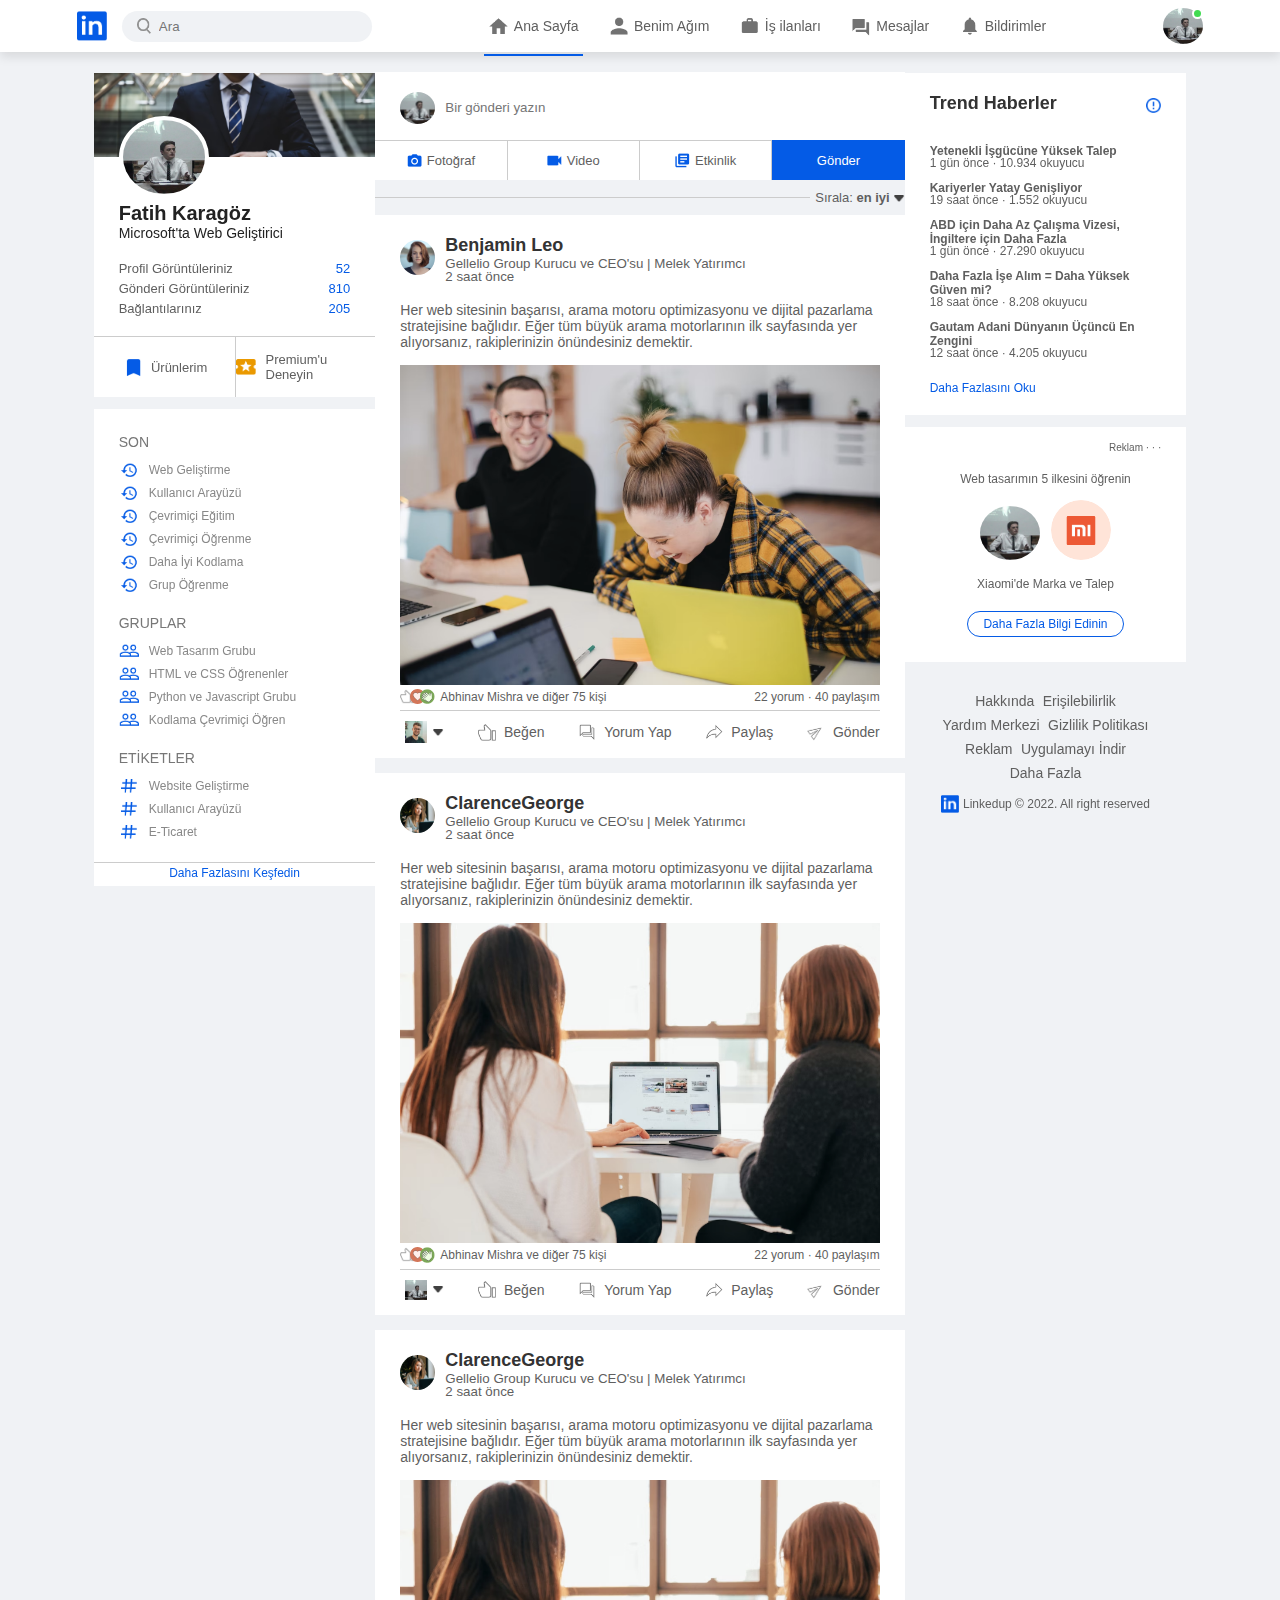
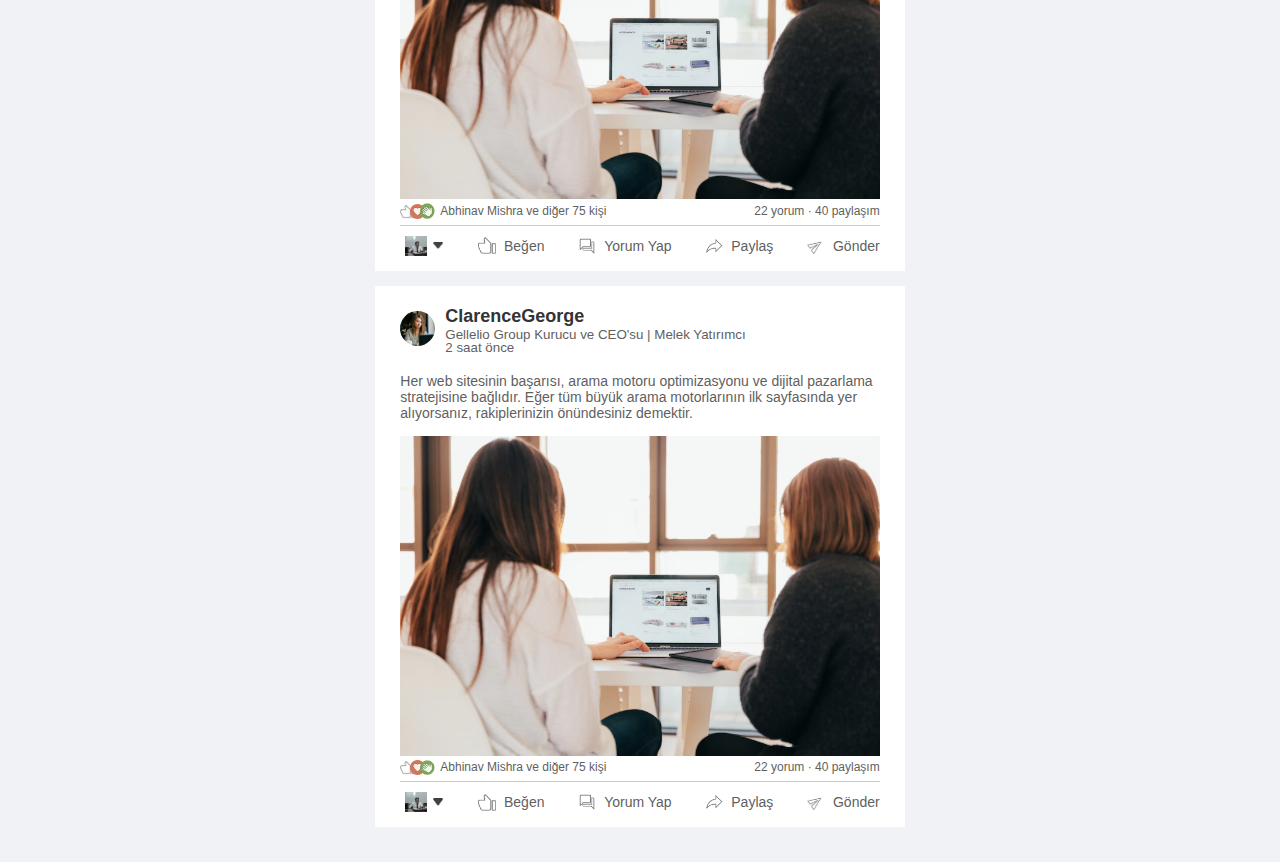
<file: index.html>
<!DOCTYPE html>
<html lang="en">

<head>
    <meta charset="UTF-8">
    <meta name="viewport" content="width=device-width, initial-scale=1.0">
    <title>Document</title>
    <link rel="stylesheet" href="style.css">
</head>

<body>
        <!-- navbar start -->
    <nav class="navbar">
        <div class="navbar-left">
            <a href="index.html" class="logo"><img src="/images/logo.png"></a>

            <div class="search-box">
                <img src="/images/search.png" />
                <input type="text" placeholder="Ara">
            </div>
        </div>
        <div class="navbar-center">
            <ul>
                <li>
                    <a href="#" class="active-link"><img src="/images/home.png"> <span>Ana Sayfa</span></a>
                </li>
                <li>
                    <a href="#"><img src="/images/network.png"> <span>Benim Ağım</span></a>
                </li>
                <li>
                    <a href="#"><img src="/images/jobs.png"> <span>İş ilanları</span></a>
                </li>
                <li>
                    <a href="#"><img src="/images/message.png"> <span>Mesajlar</span></a>
                </li>
                <li>
                    <a href="#"><img src="/images/notification.png"> <span>Bildirimler</span></a>
                </li>
            </ul>
        </div>
        <div class="navbar-right">
            <div class="online">
                <img src="/images/user-1.jpeg" class="nav-profile-img" onclick="toggleMenu()" />
            </div>
        </div>
        <div class="profile-menu-wrap" id="profileMenu">
            <div class="profile-menu">
              <div class="user-info">
                <img src="images/user-1.jpeg" />
                <div>
                  <h3>Fatih Karagöz</h3>
                  <a href="profile.html">Profilinizi Görüntüleyin</a>
                </div>
              </div>
              <hr />
              <a href="#" class="profile-menu-link">
                <img src="images/feedback.png" />
                <p>Geribildirim Ver</p>
                <span>></span>
              </a>
              <a href="#" class="profile-menu-link">
                <img src="images/setting.png" />
                <p>Ayarlar ve Gizlilik</p>
                <span>></span>
              </a>
              <a href="#" class="profile-menu-link">
                <img src="images/help.png" />
                <p>Yardım ve Destek</p>
                <span>></span>
              </a>
              <a href="#" class="profile-menu-link">
                <img src="images/display.png" />
                <p>Görünüm ve Erişilebilirlik</p>
                <span>></span>
              </a>
              <a href="#" class="profile-menu-link">
                <img src="images/logout.png" />
                <p>Çıkış Yap</p>
                <span>></span>
              </a>
            </div>
          </div>
    </nav>
        <!-- navbar end -->
        <!-- sidebar start -->
    <div class="container">
        <!-- sol-sidebar start -->
        <div class="left-sidebar">
            <div class="sidebar-profile-box">
                <img src="/images/cover-pic.png" width="100%"/>
                <div class="sidebar-profile-info">
                    <img src="/images/user-1.jpeg" />
                    <h1>Fatih Karagöz</h1>
                    <h3>Microsoft'ta Web Geliştirici</h3>
                    <ul>
                        <li>Profil Görüntüleriniz <span>52</span></li>
                        <li>Gönderi Görüntüleriniz <span>810</span></li>
                        <li>Bağlantılarınız <span>205</span></li>
                    </ul>
                </div>
                <div class="sidebar-profile-link">
                    <a href="#"><img src="/images/items.png" /> Ürünlerim</a>
                    <a href="#"><img src="/images/premium.png"> Premium'u Deneyin</a>
                </div>
            </div>
            <div class="sidebar-activity" id="sidebarActivity">
                <h3>SON</h3>
                <a href="#"><img src="/images/recent.png" >Web Geliştirme</a>
                <a href="#"><img src="/images/recent.png" >Kullanıcı Arayüzü</a>
                <a href="#"><img src="/images/recent.png" >Çevrimiçi Eğitim</a>
                <a href="#"><img src="/images/recent.png" >Çevrimiçi Öğrenme</a>
                <a href="#"><img src="/images/recent.png" >Daha İyi Kodlama</a>
                <a href="#"><img src="/images/recent.png" >Grup Öğrenme</a>
                <h3>GRUPLAR</h3>
                <a href="#"><img src="/images/group.png" >Web Tasarım Grubu</a>
                <a href="#"><img src="/images/group.png" >HTML ve CSS Öğrenenler</a>
                <a href="#"><img src="/images/group.png" >Python ve Javascript Grubu</a>
                <a href="#"><img src="/images/group.png" >Kodlama Çevrimiçi Öğren</a>
                <h3>ETİKETLER</h3>
                <a href="#"><img src="/images/hashtag.png" >Website Geliştirme</a>
                <a href="#"><img src="/images/hashtag.png" >Kullanıcı Arayüzü</a>
                <a href="#"><img src="/images/hashtag.png" >E-Ticaret</a>
                <div class="discover-more-link">
                    <a href="">Daha Fazlasını Keşfedin</a>
                </div>
            </div>
            <p id="showMoreLink" onclick="toggleActivity()">Daha Fazla Göster <b>+</b></p>
        </div>
        <!-- sol-sidebar end -->
        <!-- Ana içerik -->
        <div class="main-content">
            <div class="create-post">
                <div class="create-post-input">
                    <img src="/images/user-1.jpeg" />
                    <textarea rows="2" placeholder="Bir gönderi yazın"></textarea>
                </div>
                <div class="create-post-links">
                    <li><img src="/images/photo.png">Fotoğraf</li>
                    <li><img src="/images/video.png">Video</li>
                    <li><img src="/images/event.png">Etkinlik</li>
                    <li>Gönder</li>
                </div>
            </div>
            <div class="sort-by">
                <hr/>
                <p>Sırala: <span>en iyi<img src="/images/down-arrow.png"></span></p>
            </div>

            <div class="post">
                <div class="post-author">
                    <img src="/images/user-3.png">
                    <div>
                        <h1>Benjamin Leo</h1>
                        <small>Gellelio Group Kurucu ve CEO'su | Melek Yatırımcı</small>
                        <small>2 saat önce</small>
                    </div>
                </div>
                <p>Her web sitesinin başarısı, arama motoru optimizasyonu ve dijital
                    pazarlama stratejisine bağlıdır. Eğer tüm büyük arama motorlarının
                    ilk sayfasında yer alıyorsanız, rakiplerinizin önündesiniz demektir.
                </p>
                <img src="/images/post-image-1.png" width="100%">
                <div class="post-stats">
                    <div>
                        <img src="/images/thumbsup.png">
                        <img src="/images/love.png">
                        <img src="/images/clap.png">
                        <span class="liked-users">Abhinav Mishra ve diğer 75 kişi</span>
                    </div>
                    <div>
                        <span>22 yorum &middot; 40 paylaşım</span>
                    </div>
                </div>
                <div class="post-activity">
                    <div>
                        <img src="/images/user-1.png" class="post-activity-user-icon">
                        <img src="/images/down-arrow.png" class="post-activity-arrow-icon">
                    </div>
                    <div class="post-activity-link">
                        <img src="/images/like.png">
                        <span>Beğen</span>
                    </div>
                    <div class="post-activity-link">
                        <img src="/images/comment.png">
                        <span>Yorum Yap</span>
                    </div>
                    <div class="post-activity-link">
                        <img src="/images/share.png">
                        <span>Paylaş</span>
                    </div>
                    <div class="post-activity-link">
                        <img src="/images/send.png">
                        <span>Gönder</span>
                    </div>
                </div>
            </div>
            <div class="post">
                <div class="post-author">
                    <img src="/images/user-4.png">
                    <div>
                        <h1>ClarenceGeorge</h1>
                        <small>Gellelio Group Kurucu ve CEO'su | Melek Yatırımcı</small>
                        <small>2 saat önce</small>
                    </div>
                </div>
                <p>Her web sitesinin başarısı, arama motoru optimizasyonu ve dijital
                    pazarlama stratejisine bağlıdır. Eğer tüm büyük arama motorlarının
                    ilk sayfasında yer alıyorsanız, rakiplerinizin önündesiniz demektir.
                </p>
                <img src="/images/post-image-2.png" width="100%">
                <div class="post-stats">
                    <div>
                        <img src="/images/thumbsup.png">
                        <img src="/images/love.png">
                        <img src="/images/clap.png">
                        <span class="liked-users">Abhinav Mishra ve diğer 75 kişi</span>
                    </div>
                    <div>
                        <span>22 yorum &middot; 40 paylaşım</span>
                    </div>
                </div>
                <div class="post-activity">
                    <div>
                        <img src="/images/user-1.jpeg" class="post-activity-user-icon">
                        <img src="/images/down-arrow.png" class="post-activity-arrow-icon">
                    </div>
                    <div class="post-activity-link">
                        <img src="/images/like.png">
                        <span>Beğen</span>
                    </div>
                    <div class="post-activity-link">
                        <img src="/images/comment.png">
                        <span>Yorum Yap</span>
                    </div>
                    <div class="post-activity-link">
                        <img src="/images/share.png">
                        <span>Paylaş</span>
                    </div>
                    <div class="post-activity-link">
                        <img src="/images/send.png">
                        <span>Gönder</span>
                    </div>
                </div>
            </div>
            <div class="post">
                <div class="post-author">
                    <img src="/images/user-4.png">
                    <div>
                        <h1>ClarenceGeorge</h1>
                        <small>Gellelio Group Kurucu ve CEO'su | Melek Yatırımcı</small>
                        <small>2 saat önce</small>
                    </div>
                </div>
                <p>Her web sitesinin başarısı, arama motoru optimizasyonu ve dijital
                    pazarlama stratejisine bağlıdır. Eğer tüm büyük arama motorlarının
                    ilk sayfasında yer alıyorsanız, rakiplerinizin önündesiniz demektir.
                </p>
                <img src="/images/post-image-2.png" width="100%">
                <div class="post-stats">
                    <div>
                        <img src="/images/thumbsup.png">
                        <img src="/images/love.png">
                        <img src="/images/clap.png">
                        <span class="liked-users">Abhinav Mishra ve diğer 75 kişi</span>
                    </div>
                    <div>
                        <span>22 yorum &middot; 40 paylaşım</span>
                    </div>
                </div>
                <div class="post-activity">
                    <div>
                        <img src="/images/user-1.jpeg" class="post-activity-user-icon">
                        <img src="/images/down-arrow.png" class="post-activity-arrow-icon">
                    </div>
                    <div class="post-activity-link">
                        <img src="/images/like.png">
                        <span>Beğen</span>
                    </div>
                    <div class="post-activity-link">
                        <img src="/images/comment.png">
                        <span>Yorum Yap</span>
                    </div>
                    <div class="post-activity-link">
                        <img src="/images/share.png">
                        <span>Paylaş</span>
                    </div>
                    <div class="post-activity-link">
                        <img src="/images/send.png">
                        <span>Gönder</span>
                    </div>
                </div>
            </div>
            <div class="post">
                <div class="post-author">
                    <img src="/images/user-4.png">
                    <div>
                        <h1>ClarenceGeorge</h1>
                        <small>Gellelio Group Kurucu ve CEO'su | Melek Yatırımcı</small>
                        <small>2 saat önce</small>
                    </div>
                </div>
                <p>Her web sitesinin başarısı, arama motoru optimizasyonu ve dijital
                    pazarlama stratejisine bağlıdır. Eğer tüm büyük arama motorlarının
                    ilk sayfasında yer alıyorsanız, rakiplerinizin önündesiniz demektir.
                </p>
                <img src="/images/post-image-2.png" width="100%">
                <div class="post-stats">
                    <div>
                        <img src="/images/thumbsup.png">
                        <img src="/images/love.png">
                        <img src="/images/clap.png">
                        <span class="liked-users">Abhinav Mishra ve diğer 75 kişi</span>
                    </div>
                    <div>
                        <span>22 yorum &middot; 40 paylaşım</span>
                    </div>
                </div>
                <div class="post-activity">
                    <div>
                        <img src="/images/user-1.jpeg" class="post-activity-user-icon">
                        <img src="/images/down-arrow.png" class="post-activity-arrow-icon">
                    </div>
                    <div class="post-activity-link">
                        <img src="/images/like.png">
                        <span>Beğen</span>
                    </div>
                    <div class="post-activity-link">
                        <img src="/images/comment.png">
                        <span>Yorum Yap</span>
                    </div>
                    <div class="post-activity-link">
                        <img src="/images/share.png">
                        <span>Paylaş</span>
                    </div>
                    <div class="post-activity-link">
                        <img src="/images/send.png">
                        <span>Gönder</span>
                    </div>
                </div>
            </div>
        </div>
        <!-- Ana içerik end -->
        <!-- sağ-sidebar start -->
        <div class="right-sidebar">
            <div class="sidebar-news">
              <img src="images/more.png" class="info-icon" />
              <h3>Trend Haberler</h3>
              <a href="#">Yetenekli İşgücüne Yüksek Talep</a>
              <span>1 gün önce &middot; 10.934 okuyucu</span>
    
              <a href="#">Kariyerler Yatay Genişliyor</a>
              <span>19 saat önce &middot; 1.552 okuyucu</span>
    
              <a href="#"
                >ABD için Daha Az Çalışma Vizesi, İngiltere için Daha Fazla</a
              >
              <span>1 gün önce &middot; 27.290 okuyucu</span>
    
              <a href="#">Daha Fazla İşe Alım = Daha Yüksek Güven mi?</a>
              <span>18 saat önce &middot; 8.208 okuyucu</span>
    
              <a href="#">Gautam Adani Dünyanın Üçüncü En Zengini</a>
              <span>12 saat önce &middot; 4.205 okuyucu</span>
    
              <a href="" class="read-more-link">Daha Fazlasını Oku</a>
            </div>
    
            <div class="sidebar-ad">
              <small>Reklam &middot; &middot; &middot;</small>
              <p>Web tasarımın 5 ilkesini öğrenin</p>
              <div>
                <img src="images/user-1.jpeg" alt="Kullanıcı 1 Resmi" />
                <img src="images/mi-logo.png" alt="Mi Logo" />
              </div>
              <b>Xiaomi'de Marka ve Talep</b>
              <a href="#" class="ad-link">Daha Fazla Bilgi Edinin</a>
            </div>
    
            <div class="sidebar-useful-links">
              <a href="#">Hakkında</a>
              <a href="#">Erişilebilirlik</a>
              <a href="#">Yardım Merkezi</a>
              <a href="#">Gizlilik Politikası</a>
              <a href="#">Reklam</a>
              <a href="#">Uygulamayı İndir</a>
              <a href="#">Daha Fazla</a>
    
              <div class="copyright-msg">
                <img src="images/logo.png" />
                <p>Linkedup &#169; 2022. All right reserved</p>
              </div>
            </div>
          </div>
          <!-- sağ-sidebar end -->
    </div>
        <!-- sidebar end -->



    <script src="main.js"></script>
</body>

</html>
</file>
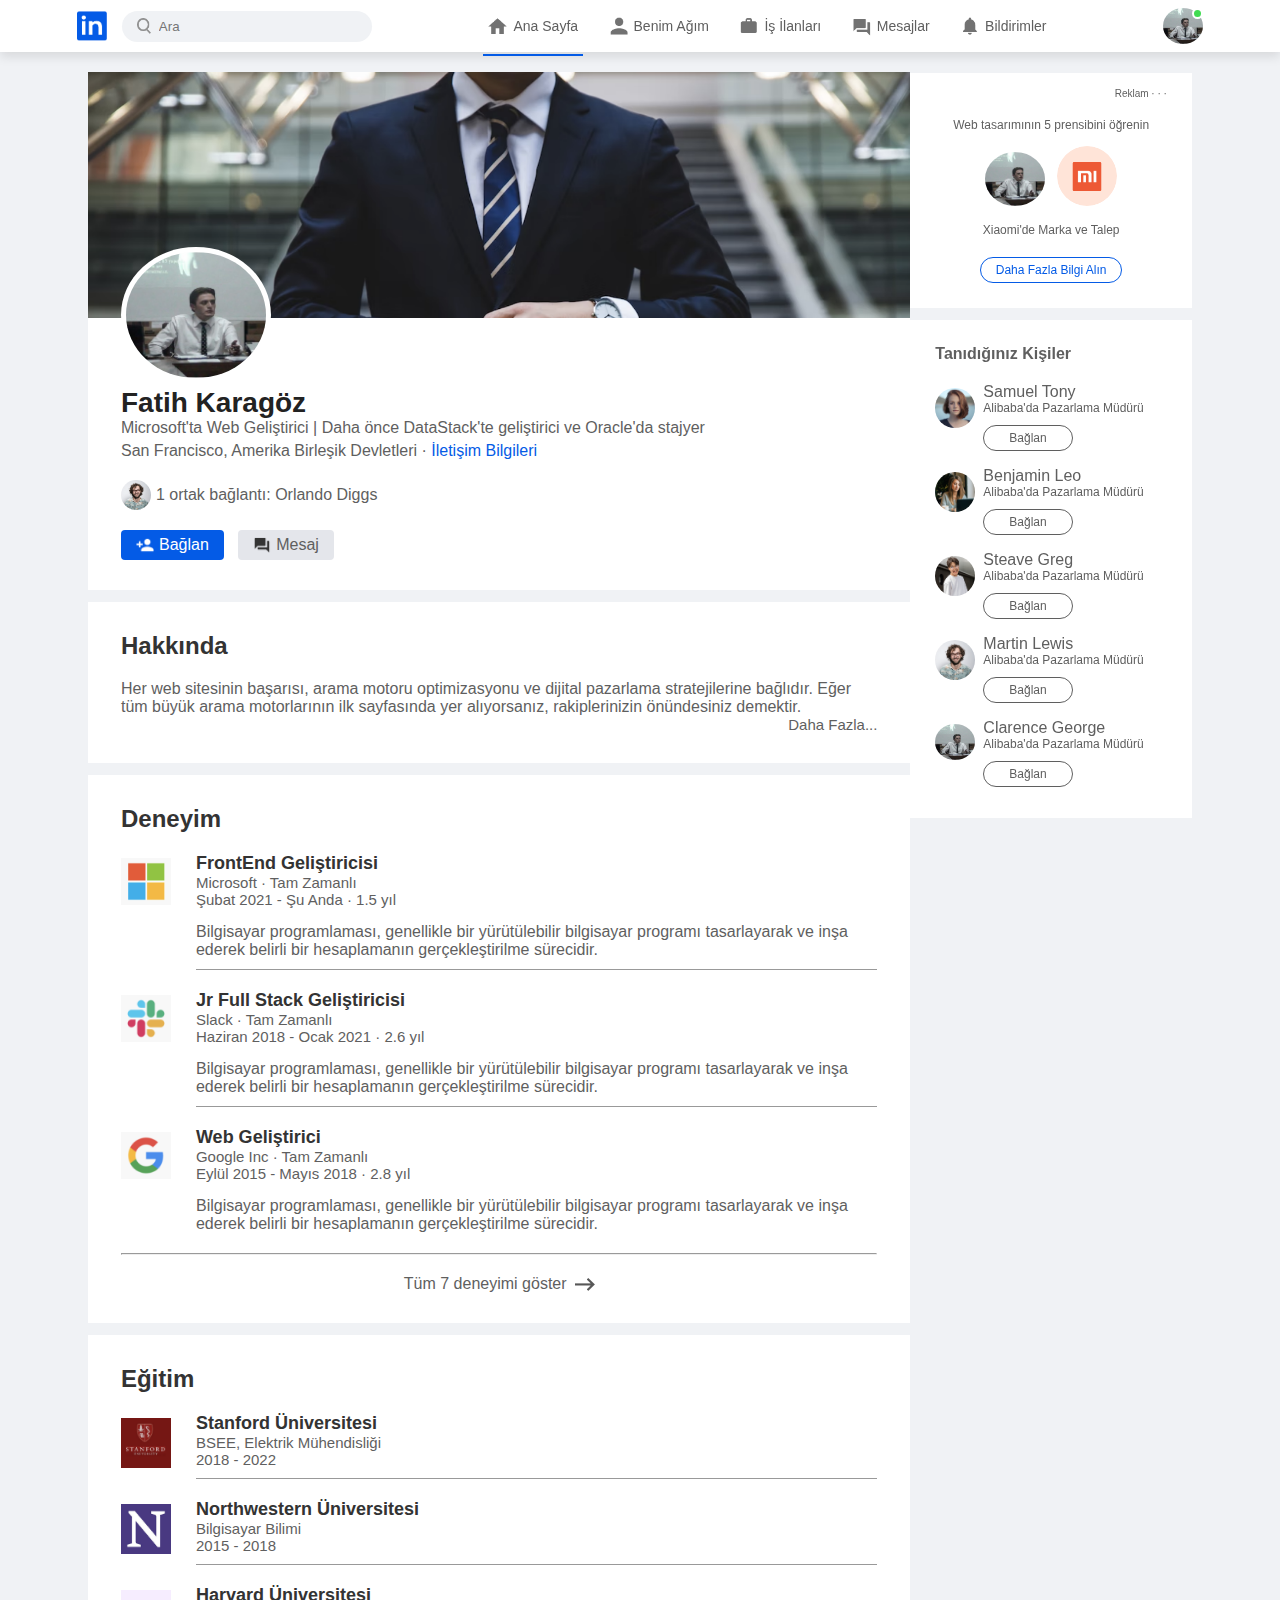
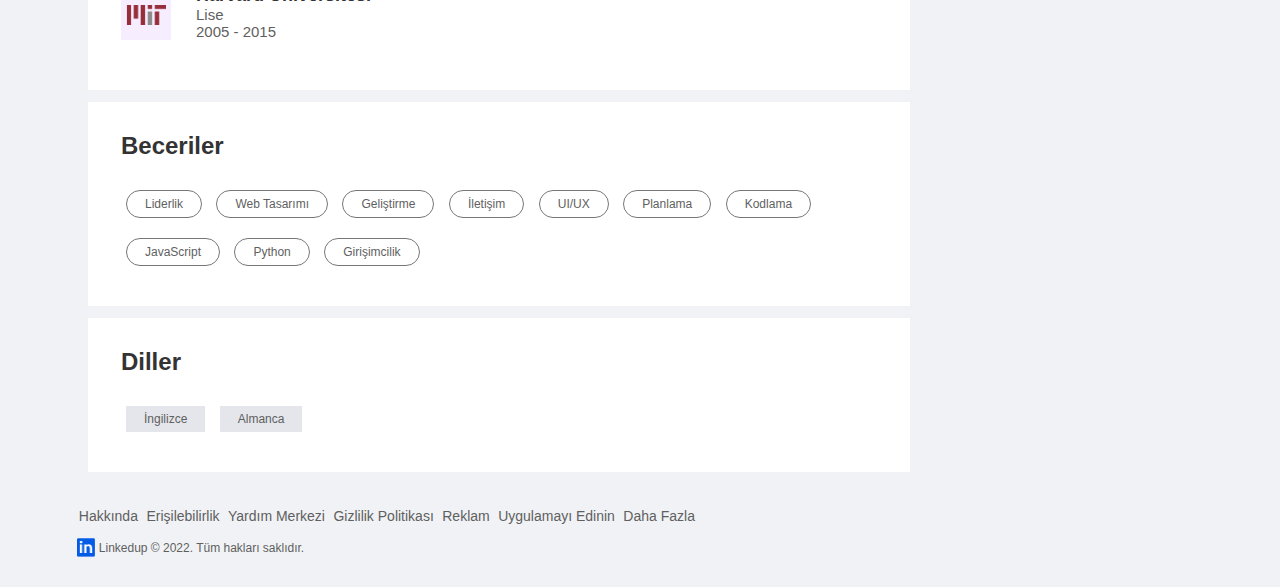
<file: profile.html>
<!DOCTYPE html>
<html lang="en">
  <head>
    <meta charset="UTF-8" />
    <meta http-equiv="X-UA-Compatible" content="IE=edge" />
    <meta name="viewport" content="width=device-width, initial-scale=1.0" />
    <title>Linkedin Clone Project</title>
    <link rel="stylesheet" href="style.css" />
  </head>
  <body>
    <!-- Navbar -->
    <nav class="navbar">
      <div class="navbar-left">
        <a href="index.html" class="logo"><img src="images/logo.png" /></a>

        <div class="search-box">
          <img src="images/search.png" />
          <input type="text" placeholder="Ara" />
        </div>
      </div>
      <div class="navbar-center">
        <ul>
          <li>
            <a href="#" class="active-link"
              ><img src="images/home.png" /> <span>Ana Sayfa</span></a
            >
          </li>
          <li>
            <a href="#"
              ><img src="images/network.png" /> <span>Benim Ağım</span></a
            >
          </li>
          <li>
            <a href="#"
              ><img src="images/jobs.png" /> <span>İş İlanları</span></a
            >
          </li>
          <li>
            <a href="#"
              ><img src="images/message.png" /> <span>Mesajlar</span></a
            >
          </li>
          <li>
            <a href="#"
              ><img src="images/notification.png" /> <span>Bildirimler</span></a
            >
          </li>
        </ul>
      </div>
      <div class="navbar-right">
        <div class="online">
          <img
            src="images/user-1.jpeg"
            class="nav-profile-img"
            onclick="toggleMenu()"
          />
        </div>
      </div>
      <!-- --------------- profile-drop-down-menu---------- -->
      <div class="profile-menu-wrap" id="profileMenu">
        <div class="profile-menu">
          <div class="user-info">
            <img src="images/user-1.jpeg" />
            <div>
              <h3>Fatih Karagöz</h3>
              <a href="profile.html">Profilinizi Görüntüleyin</a>
            </div>
          </div>
          <hr />
          <a href="#" class="profile-menu-link">
            <img src="images/feedback.png" />
            <p>Geri Bildirim Verin</p>
            <span>></span>
          </a>
          <a href="#" class="profile-menu-link">
            <img src="images/setting.png" />
            <p>Ayarlar ve Gizlilik</p>
            <span>></span>
          </a>
          <a href="#" class="profile-menu-link">
            <img src="images/help.png" />
            <p>Yardım ve Destek</p>
            <span>></span>
          </a>
          <a href="#" class="profile-menu-link">
            <img src="images/display.png" />
            <p>Ekran ve Erişilebilirlik</p>
            <span>></span>
          </a>
          <a href="#" class="profile-menu-link">
            <img src="images/logout.png" />
            <p>Çıkış Yap</p>
            <span>></span>
          </a>
        </div>
      </div>
    </nav>

    <!-- Profile -->
    <div class="container">
      <div class="profile-main">
        <div class="profile-container">
          <img src="images/cover-pic.png" width="100%" />
          <div class="profile-container-inner">
            <img src="images/user-1.jpeg" class="profile-pic" />
            <h1>Fatih Karagöz</h1>
            <b
              >Microsoft'ta Web Geliştirici | Daha önce DataStack'te geliştirici
              ve Oracle'da stajyer</b
            >
            <p>
              San Francisco, Amerika Birleşik Devletleri &middot;
              <a href="#">İletişim Bilgileri</a>
            </p>
            <div class="mutual-connection">
              <img src="images/user-2.png" />
              <span>1 ortak bağlantı: Orlando Diggs</span>
            </div>
            <div class="profile-btn">
              <a href="" class="primary-btn"
                ><img src="images/connect.png" />Bağlan</a
              >
              <a href=""><img src="images/chat.png" />Mesaj</a>
            </div>
          </div>
        </div>

        <div class="profile-description">
          <h2>Hakkında</h2>
          <p>
            Her web sitesinin başarısı, arama motoru optimizasyonu ve dijital
            pazarlama stratejilerine bağlıdır. Eğer tüm büyük arama motorlarının
            ilk sayfasında yer alıyorsanız, rakiplerinizin önündesiniz demektir.
          </p>
          <a href="" class="see-more-link">Daha Fazla...</a>
        </div>

        <div class="profile-description">
          <h2>Deneyim</h2>
          <div class="profile-desc-row">
            <img src="images/microsoft.png" />
            <div>
              <h3>FrontEnd Geliştiricisi</h3>
              <b>Microsoft &middot; Tam Zamanlı</b>
              <b>Şubat 2021 - Şu Anda &middot; 1.5 yıl</b>
              <p>
                Bilgisayar programlaması, genellikle bir yürütülebilir
                bilgisayar programı tasarlayarak ve inşa ederek belirli bir
                hesaplamanın gerçekleştirilme sürecidir.
              </p>
              <hr />
            </div>
          </div>
          <div class="profile-desc-row">
            <img src="images/slack.png" />
            <div>
              <h3>Jr Full Stack Geliştiricisi</h3>
              <b>Slack &middot; Tam Zamanlı</b>
              <b>Haziran 2018 - Ocak 2021 &middot; 2.6 yıl</b>
              <p>
                Bilgisayar programlaması, genellikle bir yürütülebilir
                bilgisayar programı tasarlayarak ve inşa ederek belirli bir
                hesaplamanın gerçekleştirilme sürecidir.
              </p>
              <hr />
            </div>
          </div>
          <div class="profile-desc-row">
            <img src="images/google.png" />
            <div>
              <h3>Web Geliştirici</h3>
              <b>Google Inc &middot; Tam Zamanlı</b>
              <b>Eylül 2015 - Mayıs 2018 &middot; 2.8 yıl</b>
              <p>
                Bilgisayar programlaması, genellikle bir yürütülebilir
                bilgisayar programı tasarlayarak ve inşa ederek belirli bir
                hesaplamanın gerçekleştirilme sürecidir.
              </p>
            </div>
          </div>
          <hr />
          <a href="#" class="experience-link"
            >Tüm 7 deneyimi göster <img src="images/right-arrow.png" alt=""
          /></a>
        </div>

        <div class="profile-description">
          <h2>Eğitim</h2>
          <div class="profile-desc-row">
            <img src="images/stanford.png" />
            <div>
              <h3>Stanford Üniversitesi</h3>
              <b>BSEE, Elektrik Mühendisliği</b>
              <b>2018 - 2022</b>
              <hr />
            </div>
          </div>
          <div class="profile-desc-row">
            <img src="images/north.png" />
            <div>
              <h3>Northwestern Üniversitesi</h3>
              <b>Bilgisayar Bilimi</b>
              <b>2015 - 2018</b>
              <hr />
            </div>
          </div>
          <div class="profile-desc-row">
            <img src="images/mit.png" />
            <div>
              <h3>Harvard Üniversitesi</h3>
              <b>Lise</b>
              <b>2005 - 2015</b>
            </div>
          </div>
        </div>
        <div class="profile-description">
          <h2>Beceriler</h2>
          <a href="#" class="skills-btn">Liderlik</a>
          <a href="#" class="skills-btn">Web Tasarımı</a>
          <a href="#" class="skills-btn">Geliştirme</a>
          <a href="#" class="skills-btn">İletişim</a>
          <a href="#" class="skills-btn">UI/UX</a>
          <a href="#" class="skills-btn">Planlama</a>
          <a href="#" class="skills-btn">Kodlama</a>
          <a href="#" class="skills-btn">JavaScript</a>
          <a href="#" class="skills-btn">Python</a>
          <a href="#" class="skills-btn">Girişimcilik</a>
        </div>
        <div class="profile-description">
          <h2>Diller</h2>
          <a href="#" class="language-btn">İngilizce</a>
          <a href="#" class="language-btn">Almanca</a>
        </div>
      </div>
      <!-- ------profil-sidebar------ -->
      <div class="profile-sidebar">
        <div class="sidebar-ad">
          <small>Reklam &middot; &middot; &middot;</small>
          <p>Web tasarımının 5 prensibini öğrenin</p>
          <div>
            <img src="images/user-1.jpeg" />
            <img src="images/mi-logo.png" />
          </div>
          <b>Xiaomi'de Marka ve Talep</b>
          <a href="#" class="ad-link">Daha Fazla Bilgi Alın</a>
        </div>
        <div class="sidebar-people">
          <h3>Tanıdığınız Kişiler</h3>
          <div class="sidebar-people-row">
            <img src="images/user-3.png" />
            <div>
              <h2>Samuel Tony</h2>
              <p>Alibaba'da Pazarlama Müdürü</p>
              <a href="#">Bağlan</a>
            </div>
          </div>
          <div class="sidebar-people-row">
            <img src="images/user-4.png" />
            <div>
              <h2>Benjamin Leo</h2>
              <p>Alibaba'da Pazarlama Müdürü</p>
              <a href="#">Bağlan</a>
            </div>
          </div>
          <div class="sidebar-people-row">
            <img src="images/user-5.png" />
            <div>
              <h2>Steave Greg</h2>
              <p>Alibaba'da Pazarlama Müdürü</p>
              <a href="#">Bağlan</a>
            </div>
          </div>
          <div class="sidebar-people-row">
            <img src="images/user-2.png" />
            <div>
              <h2>Martin Lewis</h2>
              <p>Alibaba'da Pazarlama Müdürü</p>
              <a href="#">Bağlan</a>
            </div>
          </div>
          <div class="sidebar-people-row">
            <img src="images/user-1.jpeg" />
            <div>
              <h2>Clarence George</h2>
              <p>Alibaba'da Pazarlama Müdürü</p>
              <a href="#">Bağlan</a>
            </div>
          </div>
        </div>
      </div>
    </div>
    <!-- profile-footer -->
    <div class="profile-footer">
      <div class="sidebar-useful-links">
        <a href="#">Hakkında</a>
        <a href="#">Erişilebilirlik</a>
        <a href="#">Yardım Merkezi</a>
        <a href="#">Gizlilik Politikası</a>
        <a href="#">Reklam</a>
        <a href="#">Uygulamayı Edinin</a>
        <a href="#">Daha Fazla</a>
        <div class="copyright-msg">
          <img src="images/logo.png" />
          <p>Linkedup &#169; 2022. Tüm hakları saklıdır.</p>
        </div>
      </div>
    </div>

    <script>
      let profileMenu = document.getElementById("profileMenu");

      function toggleMenu() {
        profileMenu.classList.toggle("open-menu");
      }
    </script>
  </body>
</html>
</file>
<file: style.css>
*{
    margin: 0;
    padding: 0;
    font-family:"poppins", sans-serif;
    box-sizing: border-box;
}
body{
    background: #f0f2f5;
    color: #5f5f5f;
}
a{
    text-decoration: none;
    color: #5f5f5f;
}
.navbar{
    display: flex;
    align-items: center;
    justify-content: space-between;
    background: #fff;
    padding: 6px 6%;
    position: sticky;
    top: 0;
    z-index: 100;
    box-shadow: 0 5px 10px rgba(0, 0, 0, 0.1);
}
.logo img{
    width: 30px;
    margin-right: 15px;
    display: block;
}
.navbar-center ul li{
    display: inline-block;
    list-style: none;
}
.navbar-center ul li a{
    display: flex;
    align-items: center;
    font-size: 14px;
    margin: 5px 8px;
    padding-right: 5px;
    position: relative;
}
.navbar-center ul li a img{
    width: 30px;
}
.navbar-center ul li a:after{
    content: "";
    width: 0;
    height: 2px;
    background: #045be6;
    position: absolute;
    bottom: -15px;
    transition: width 0.3s;
}
.navbar-center ul li a:hover::after,
.navbar-center ul li a.active-link::after{
    width: 100%;
}
.nav-profile-img{
    width: 40px;
    border-radius: 50%;
    display: block;
    cursor: pointer;
    position: relative;
}
.online{
    position: relative;
}
.online::after{
    content: "";
    width: 7px;
    height: 7px;
    border: 2px solid #fff;
    border-radius: 50%;
    right: 0;
    top: 0;
    background: #41db51;
    position: absolute;
}
.search-box{
    background: #f0f2f5;
    width: 250px;
    border-radius: 20px;
    display: flex;
    align-items: center;
    padding: 0 15px; 
}
.navbar-left{
    display: flex;
    align-items: center;
}
.search-box img{
    width: 14px;
}
.search-box input{
    width: 100%;
    background: transparent;
    padding: 8px;
    outline: none;
    border: 0;
}

.container{
    padding: 20px 6%;
    display: flex;
    flex-wrap: wrap;
    justify-content: center;
}
.left-sidebar{
    flex-basis: 25%;
    align-self: flex-start;
    position: sticky;
    top: 73px;
}
.sidebar-profile-box{
    background: #fff;
}
.sidebar-profile-info{
    padding: 0 25px;
}
.sidebar-profile-info img{
    width: 90px;
    border-radius: 50%;
    background: #fff;
    padding: 4px;
    margin-top: -45px;
}
.sidebar-profile-info h1{
    font-size: 20px;
    font-weight: 600;
    color: #222;
}
.sidebar-profile-info h3{
    font-size: 14px;
    font-weight: 500;
    color: #222;
}
.sidebar-profile-info ul{
    list-style: none;
    margin: 20px 0;
}
.sidebar-profile-info ul li{
    width: 100%;
    margin: 5px 0;
    font-size: 13px;
}
.sidebar-profile-info ul li span{
    float: right;
    color: #045be6;
}
.sidebar-profile-link{
    display: flex;
    align-items: center;
    border-top: 1px solid #ccc;
}
.sidebar-profile-link a{
    flex-basis: 50%;
    display: flex;
    align-items: center;
    justify-content: center;
    padding: 15px 0;
    font-size: 13px;
    border-left: 1px solid #ccc;
}
.sidebar-profile-link a:first-child{
    border-left: 0;
}
.sidebar-profile-link a img{
    width: 20px;
    margin-right: 10px;
}
.sidebar-activity{
    background: #fff;
    padding: 5px 25px;
    margin: 12px 0;
}
.sidebar-activity h3{
    color: #777;
    font-size: 14px;
    font-weight: 500;
    margin: 20px 0 10px;
}
.sidebar-activity a{
    display: flex;
    align-items: center;
    font-size: 12px;
    font-weight: 500;
    color: #888;
    margin: 3px 0;
}
.sidebar-activity img{
    width: 20px;
    margin-right: 10px;
}
.discover-more-link{
    border-top: 1px solid #ccc;
    text-align: center;
    margin-top: 20px;
    margin-left: -25px;
    margin-right: -25px;
}
.discover-more-link a{
    color: #045be6;
    display: inline;
    margin: 10px 0;
}
/* right-sidebar */
.main-content{
    flex-basis: 47%;
}
.create-post{
    background: #fff;
}
.create-post-input{
    padding: 20px 25px 10px;
    display: flex;
    align-items: flex-start;
}
.create-post-input img{
    width: 35px;
    border-radius: 50%;
    margin-right: 10px;
}
.create-post-input textarea{
    width: 100%;
    border: 0;
    outline: 0;
    resize: none;
    background: transparent;
    margin-top: 8px;
}
::placeholder{
    font-weight: 500;
}
.create-post-links{
    display: flex;
    align-items: flex-start;
}
.create-post-links li{
    list-style: none;
    border-top: 1px solid #ccc;
    border-right: 1px solid #ccc;
    flex-basis: 25%;
    height: 40px;
    font-size: 13px;
    display: flex;
    align-items: center;
    justify-content: center;
    cursor: pointer;
}
.create-post-links li img{
    width: 15px;
    margin-right: 5px;
}
.create-post-links li:last-child{
    background: #045be6;
    color: #fff;
    border-top: 0;
    border-right: 0;
}
.sort-by{
    display: flex;
    align-items: center;
    margin: 10px 0;
}
.sort-by hr{
    flex: 1;
    border: 0;
    height: 1px;
    background: #ccc;
}
.sort-by p{
    font-size: 13px;
    padding-left: 5px;
}
.sort-by p span{
    font-weight: 600;
    cursor: pointer;
}
.sort-by p span img{
    width: 12px;
    margin-left: 3px;
}
.post{
    background: #fff;
    padding: 20px 25px 5px;
    margin: 5px 0 15px;
}
.post-author{
    display: flex;
    align-items: flex-start;
    margin-bottom: 20px;
}
.post-author img{
    width: 35px;
    border-radius: 50%;
    margin-right: 10px;
    margin-top: 5px;
}
.post-author h1{
    font-size: 18px;
    font-weight: 600;
    color: #333;
}
.post-author small{
    display: block;
    margin-bottom: -2px;
}
.post p{
    font-size: 14px;
    margin-bottom: 15px;
}
.post-stats{
    display: flex;
    flex-wrap: wrap;
    align-items: center;
    justify-content: space-between;
    font-size: 12px;
    border-bottom: 1px solid #ccc;
    padding-bottom: 6px;
}
.post-stats div{
    display: flex;
    align-items: center;
}
.post-stats img{
    width: 15px;
    margin-right: -5px;
}
.liked-users{
    margin-left: 10px;
}
.post-activity{
    display: flex;
    align-items: center;
    justify-content: space-between;
    padding: 10px 0;
    font-size: 14px;
    font-weight: 500;
}
.post-activity div{
    display: flex;
    align-items: center;
}
.post-activity-user-icon{
    width: 22px;
    margin-left: 5px;
}
.post-activity-arrow-icon{
    width: 12px;
    margin-left: 5px;
}
.post-activity-link img{
    width: 18px;
    margin-right: 8px;
}
.right-sidebar {
    flex-basis: 25%;
    align-self: flex-start;
    position: sticky;
    top: 73px;
  }
  .sidebar-news {
    background: #fff;
    padding: 10px 25px;
  }
  .info-icon {
    width: 15px;
    float: right;
    margin-top: 15px;
  }
  
  .sidebar-news h3 {
    font-size: 18px;
    font-weight: 600;
    color: #333;
    margin: 10px 0 30px;
  }
  .sidebar-news a {
    display: block;
    font-size: 12px;
    font-weight: 600;
    margin-top: 10px;
    margin-bottom: -5px;
  }
  .sidebar-news span {
    font-size: 12px;
  }
  
  .sidebar-news .read-more-link {
    color: #045be6;
    font-weight: 500;
    margin: 20px 0 10px;
  }
  .sidebar-ad {
    background: #fff;
    padding: 15px 25px;
    text-align: center;
    margin: 12px 0;
    font-size: 12px;
  }
  .sidebar-ad img {
    width: 60px;
    border-radius: 50%;
    margin: 4px;
  }
  .sidebar-ad small {
    float: right;
    font-weight: 500;
  }
  .sidebar-ad p {
    margin-top: 30px;
    margin-bottom: 10px;
  }
  .sidebar-ad b {
    display: block;
    font-weight: 500;
    margin-top: 10px;
  }
  .ad-link {
    display: inline-block;
    border: 1px solid #045be6;
    border-radius: 30px;
    padding: 5px 15px;
    color: #045be6;
    font-weight: 500;
    margin: 20px auto 10px;
  }
  .sidebar-useful-links {
    padding: 15px 25px;
    text-align: center;
  }
  
  .sidebar-useful-links a {
    display: inline-block;
    font-size: 14px;
    margin: 4px 2px;
  }
  .copyright-msg {
    display: flex;
    align-items: center;
    justify-content: center;
    font-size: 12px;
    margin-top: 10px;
    font-weight: 500;
  }
  .copyright-msg img {
    width: 18px;
    margin-right: 4px;
  }
  .profile-menu-wrap {
    position: absolute;
    top: 100%;
    right: 5%;
    width: 320px;
    max-height: 0;
    overflow: hidden;
    transition: max-height 0.5s;
  }
  
  .profile-menu-wrap.open-menu {
    max-height: 400px;
  }
  
  .profile-menu {
    background: #222;
    color: #fff;
    padding: 20px;
    margin: 10px;
  }
  .user-info {
    display: flex;
    align-items: center;
  }
  .user-info img {
    width: 50px;
    border-radius: 50%;
    margin-right: 15px;
  }
  .user-info h3 {
    font-weight: 500;
    margin-bottom: -7px;
  }
  .user-info a {
    color: #c9dbf8;
    font-size: 13px;
  }
  .profile-menu hr {
    border: 0;
    height: 1px;
    width: 100%;
    background: #fff;
    margin: 15px 0 10px;
  }
  .profile-menu-link {
    display: flex;
    align-items: center;
    color: #fff;
    margin: 12px 0;
    font-size: 14px;
  }
  .profile-menu-link p {
    width: 100%;
  }
  .profile-menu-link img {
    width: 35px;
    border-radius: 50%;
    margin-right: 15px;
  }
  /* profile-page */
  .profile-main {
    flex-basis: 73%;
  }
  .profile-sidebar {
    flex-basis: 25%;
    align-self: flex-start;
    position: sticky;
    top: 73px;
  }
  .profile-container {
    background: #fff;
  }
  .profile-container-inner {
    padding: 0 4% 10px;
  }
  .profile-pic {
    width: 150px;
    border-radius: 50%;
    margin-top: -75px;
    padding: 5px;
    background: #fff;
  }
  .profile-container h1 {
    font-size: 28px;
    font-weight: 600;
    color: #222;
  }
  .profile-container b {
    font-weight: 500;
  }
  .profile-container p {
    margin-top: 5px;
  }
  .profile-container p a {
    color: #045be6;
    font-weight: 500;
  }
  .mutual-connection {
    display: flex;
    align-items: center;
    margin: 20px 0;
  }
  .mutual-connection img {
    width: 30px;
    border-radius: 50%;
    margin-right: 5px;
  }
  .profile-btn {
    margin: 20px 0;
  }
  .profile-btn a {
    display: inline-flex;
    align-items: center;
    background: #e4e6eb;
    padding: 6px 15px;
    border-radius: 4px;
    margin-right: 10px;
  }
  .profile-btn a img {
    width: 18px;
    margin-right: 5px;
  }
  .profile-btn .primary-btn {
    background: #045be6;
    color: #fff;
  }
  .profile-description {
    background: #fff;
    padding: 20px 4% 30px;
    margin: 12px 0;
  }
  .profile-description h2 {
    color: #333;
    margin: 10px 0 20px;
    font-weight: 600;
  }
  .see-more-link {
    display: block;
    text-align: right;
    font-size: 15px;
  }
  .profile-desc-row {
    display: flex;
    align-items: flex-start;
    margin: 20px 0;
  }
  .profile-desc-row img {
    width: 50px;
    margin-right: 25px;
    margin-top: 5px;
  }
  .profile-desc-row div {
    width: 100%;
  }
  .profile-desc-row h3 {
    font-size: 18px;
    font-weight: 600;
    color: #333;
  }
  .profile-desc-row b {
    display: block;
    font-weight: 500;
    font-size: 15px;
  }
  .profile-desc-row p {
    margin-top: 15px;
  }
  .profile-desc-row hr {
    border: 0;
    border-bottom: 1px solid #999;
    margin-top: 10px;
  }
  .experience-link {
    display: flex;
    align-items: center;
    justify-content: center;
    padding-top: 20px;
    font-weight: 500;
  }
  .experience-link img {
    width: 20px;
    margin-left: 8px;
  }
  .skills-btn {
    display: inline-block;
    margin: 10px 5px;
    padding: 6px 18px;
    border: 1px solid #777;
    border-radius: 30px;
    font-size: 12px;
    font-weight: 500;
  }
  .language-btn {
    display: inline-block;
    margin: 10px 5px;
    padding: 6px 18px;
    background: #e4e6eb;
    font-size: 12px;
    font-weight: 500;
  }
  /* --------profile-right-sidebar----------- */
.profile-sidebar .sidebar-ad {
    margin: 0;
  }
  .sidebar-people {
    background: #fff;
    padding: 15px 25px;
    margin: 12px 0;
    font-size: 12px;
  }
  .sidebar-people h3 {
    font-size: 16px;
    font-weight: 600;
    margin: 10px 0 20px;
  }
  .sidebar-people-row {
    display: flex;
    align-items: flex-start;
    margin: 6px 0;
  }
  .sidebar-people-row img {
    width: 40px;
    border-radius: 50%;
    margin-right: 8px;
    margin-top: 5px;
  }
  .sidebar-people-row h2 {
    font-weight: 500;
    font-size: 16px;
  }
  .sidebar-people-row a {
    display: inline-block;
    margin: 10px 0;
    padding: 5px 25px;
    border: 1px solid #5f5f5f;
    border-radius: 30px;
    font-weight: 500;
  }
  .profile-footer {
    padding: 0 6% 30px;
  }
  .profile-footer .sidebar-useful-links {
    text-align: left;
    padding: 0;
  }
  .profile-footer .copyright-msg {
    justify-content: flex-start;
  }
  
  #showMoreLink {
    display: none;
  }
  /* -------------media query for small screen --------------- */
  @media only screen and (max-width: 600px) {
    .search-box {
      background: transparent;
      width: auto;
      padding: 0;
    }
    .search-box input {
      width: 0;
      padding: 0;
    }
    .navbar-center ul li a span {
      display: none;
    }
    .navbar-center ul li a {
      padding-right: 0;
      margin: 5px;
    }
    .nav-profile-img {
      width: 30px;
    }
    .container {
      padding: 15px 3%;
    }
    .left-sidebar,
    .right-sidebar {
      flex-basis: 100%;
      position: relative;
      top: unset;
    }
    .main-content {
      flex-basis: 100%;
    }
    .post-stats div {
      margin: 2px 0;
    }
    .post-activity-link span {
      display: none;
    }
    .post-activity-link img {
      margin-right: 0;
    }
    .profile-main,
    .profile-sidebar {
      flex-basis: 100%;
    }
    .profile-container {
      font-size: 14px;
    }
    .profile-pic {
      width: 100px;
      margin-top: -50px;
    }
    .profile-description {
      font-size: 14px;
    }
    #showMoreLink {
      display: block;
      width: fit-content;
      margin: 10px auto;
      font-size: 14px;
      cursor: pointer;
    }
    .sidebar-activity {
      display: none;
    }
    .sidebar-activity.open-activity {
      display: block;
    }
  }
</file>
